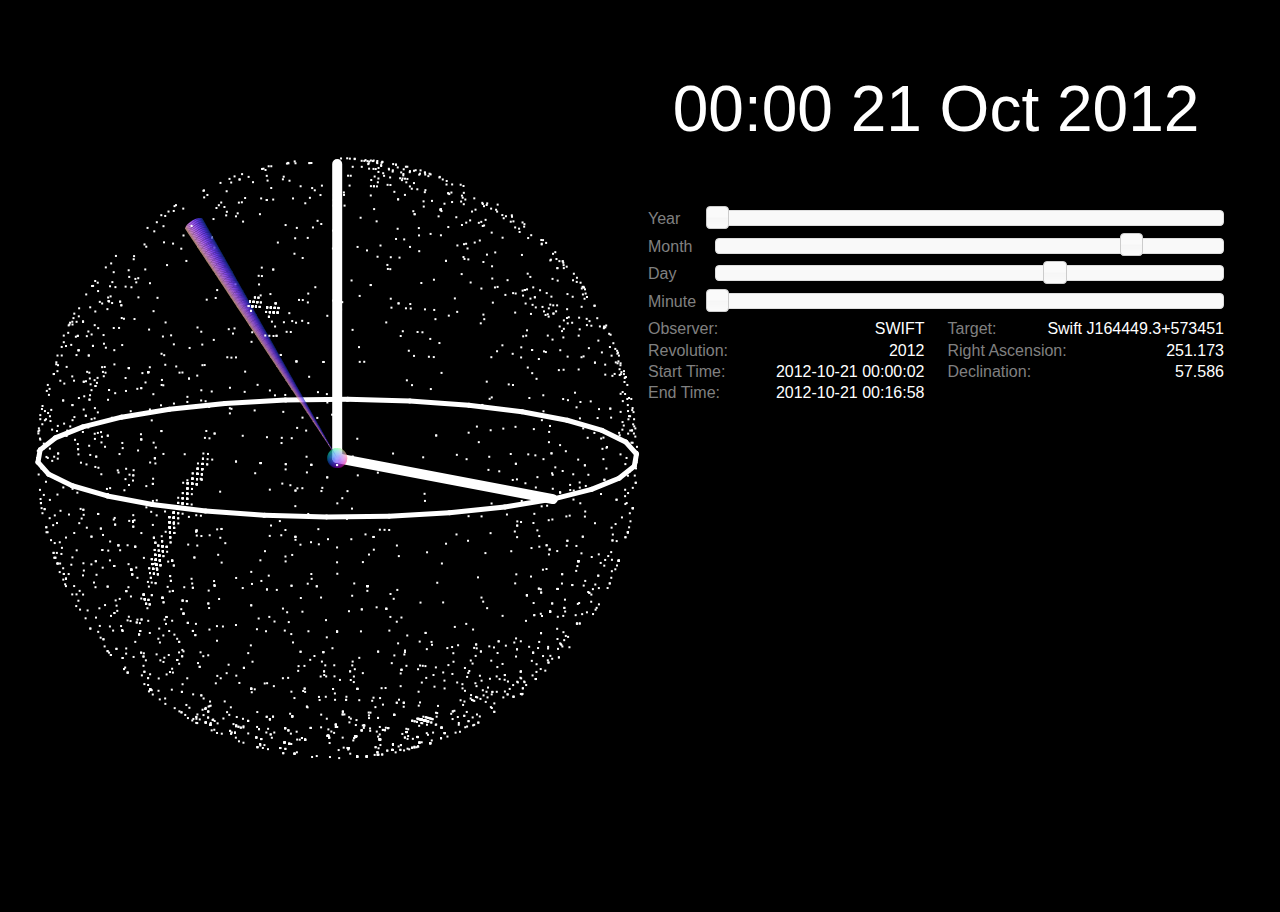
<file: index.html>
<!DOCTYPE html>
<html>
<head>
    <title>Skyview</title>
    <link rel="stylesheet" href="./css/ui-lightness/jquery-ui-1.10.2.custom.min.css"/>
    <link rel="stylesheet" href="./css/styles.css"/>
</head>
<body>
<div id="visualization"></div>
<div id="control-panel">
    <div id="currentTime"></div>
    <dl id="time-control">
        <dt>Year</dt>
        <dd id="year-slider" class="slider"></dd>
        <dt>Month</dt>
        <dd id="month-slider" class="slider"></dd>
        <dt>Day</dt>
        <dd id="month-day-slider" class="slider"></dd>
        <dt>Minute</dt>
        <dd id="minute-slider" class="slider"></dd>
    </dl>
    <dl id="satellite-details">
        <dt>Observer</dt>
        <dd>SWIFT</dd>
        <dt>Revolution</dt>
        <dd id="revolution"></dd>
        <dt>Start Time</dt>
        <dd id="startTime"></dd>
        <dt>End Time</dt>
        <dd id="endTime"></dd>
    </dl>
    <dl id="target-details">
        <dt>Target</dt>
        <dd id="target"></dd>
        <dt>Right Ascension</dt>
        <dd id="rightAscension"></dd>
        <dt>Declination</dt>
        <dd id="declination"></dd>
    </dl>
</div>
<script src="./javascript/lib/underscore-min.js"></script>
<script src="./javascript/lib/moment.min.js"></script>
<script src="./javascript/lib/jquery-1.9.1.min.js"></script>
<script src="./javascript/lib/jquery-ui-1.10.2.custom.min.js"></script>
<script src="./javascript/lib/three.min.js"></script>
<script src="./javascript/application.js"></script>
</body>
</html>
</file>
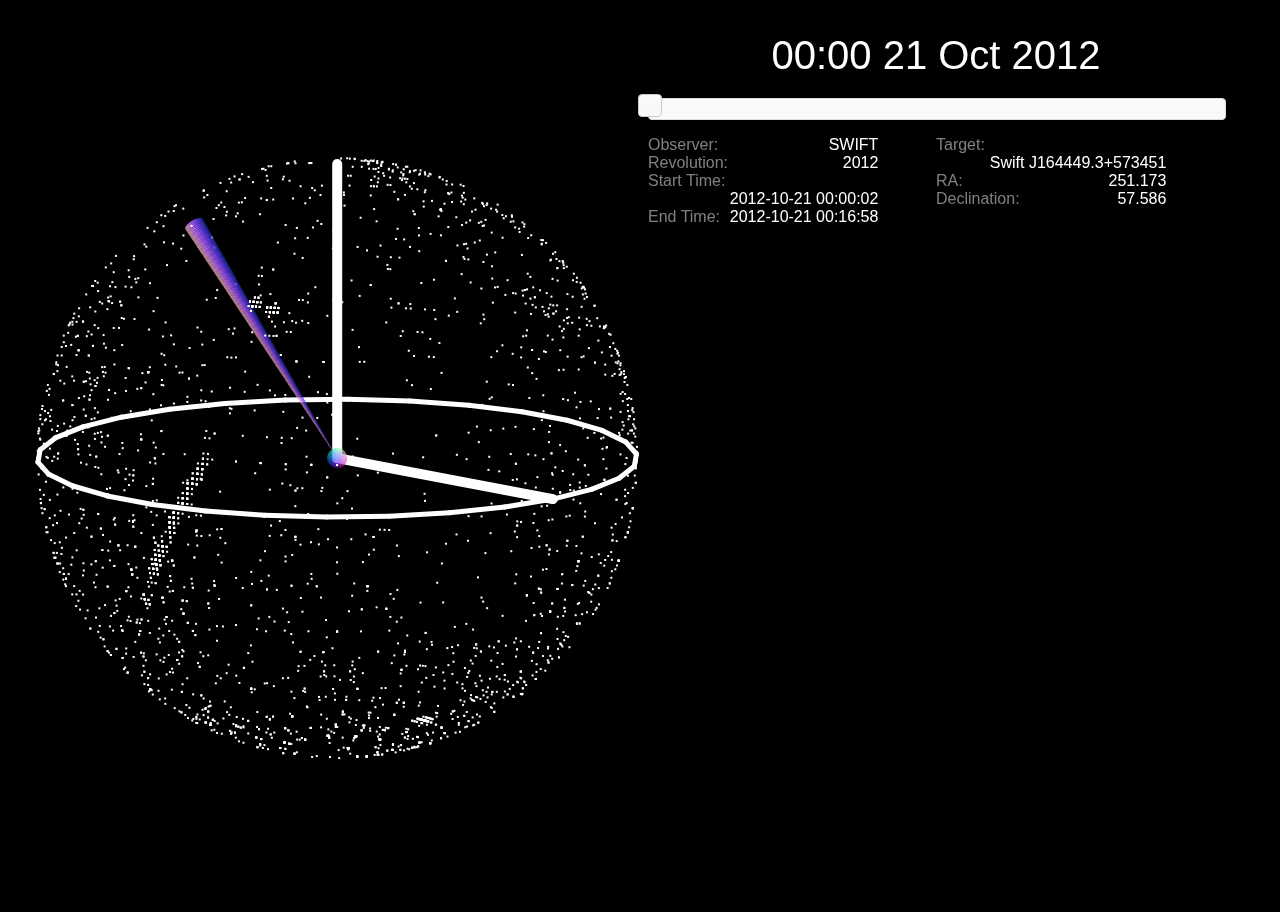
<file: web/index.html>
<!DOCTYPE html>
<html>
<head>
    <title>Skyview</title>
    <link rel="stylesheet" href="./css/styles.css"/>
    <link rel="stylesheet" href="./css/ui-lightness/jquery-ui-1.10.2.custom.min.css"/>
</head>
<body>
<div id="visualization"></div>
<div id="control-panel">
    <div id="currentTime"></div>
    <div id="slider"></div>
    <dl id="satellite-details">
        <dt>Observer</dt>
        <dd>SWIFT</dd>
        <dt>Revolution</dt>
        <dd id="revolution"></dd>
        <dt>Start Time</dt>
        <dd id="startTime"></dd>
        <dt>End Time</dt>
        <dd id="endTime"></dd>
    </dl>
    <dl id="target-details">
        <dt>Target</dt>
        <dd id="target"></dd>
        <dt>RA</dt>
        <dd id="rightAscension"></dd>
        <dt>Declination</dt>
        <dd id="declination"></dd>
    </dl>
</div>
<script src="./javascript/lib/underscore-min.js"></script>
<script src="./javascript/lib/moment.min.js"></script>
<script src="./javascript/lib/jquery-1.9.1.min.js"></script>
<script src="./javascript/lib/jquery-ui-1.10.2.custom.min.js"></script>
<script src="./javascript/lib/three.min.js"></script>
<script src="./javascript/application.js"></script>
</body>
</html>
</file>
<file: css/styles.css>
html, body {
    width: 100%
}

#currentTime {
    width: 100%;
    text-align: center;
    color: white;
    font: 4em sans-serif;
    padding-top: 1em;
    padding-bottom: 1em;
}

.slider {
    width: 88%;
}

body {
    background-color: black;
}

#visualization {
    float: left;
}

#control-panel {
    width: 45%;
    float: left;
}

#satellite-details {
    width: 48%;
    float: left;
    margin-right: 4%;
    clear: both;
}

#target-details {
    width: 48%;
    float: left;
}

dl {
    -webkit-margin-before: 0;
    color: white;
    font-family: sans-serif;
}

#time-control {
    width: 100%;
    clear: both;
}

dt {
    color: grey;
    clear: both;
    float: left;
    margin-bottom: 0.2em;
}

#time-control dt {
    margin-bottom: 0.6em;
}

dd {
    float: right;
    -webkit-margin-start: 0px;
}

#satellite-details dt:after, #target-details dt:after {
    content: ":";
}
</file>
<file: web/css/styles.css>
html, body {
    width: 100%
}

#slider {
    margin-top: 20px;
    margin-left: auto;
    margin-right: auto;
    width: 100%;
    height: 20px;
}

#currentTime {
    width: 100%;
    text-align: center;
    color: white;
    font: 40px sans-serif;
    padding-top: 25px;
}

body {
    background-color: black;
}

#visualization {
    float: left;
}

#control-panel {
    width: 45%;
    float: left;
}

#satellite-details {
    width: 40%;
    float: left;
    margin-right: 10%;
}

#target-details {
    width: 40%;
    float: left;
}

dl {
    color: white;
    font-family: sans-serif;
}

dt {
    color: grey;
    clear: both;
    float: left;
}

dd {
    float: right;
    -webkit-margin-start: 5px;
}

dt:after {
    content: ":";
}
</file>
